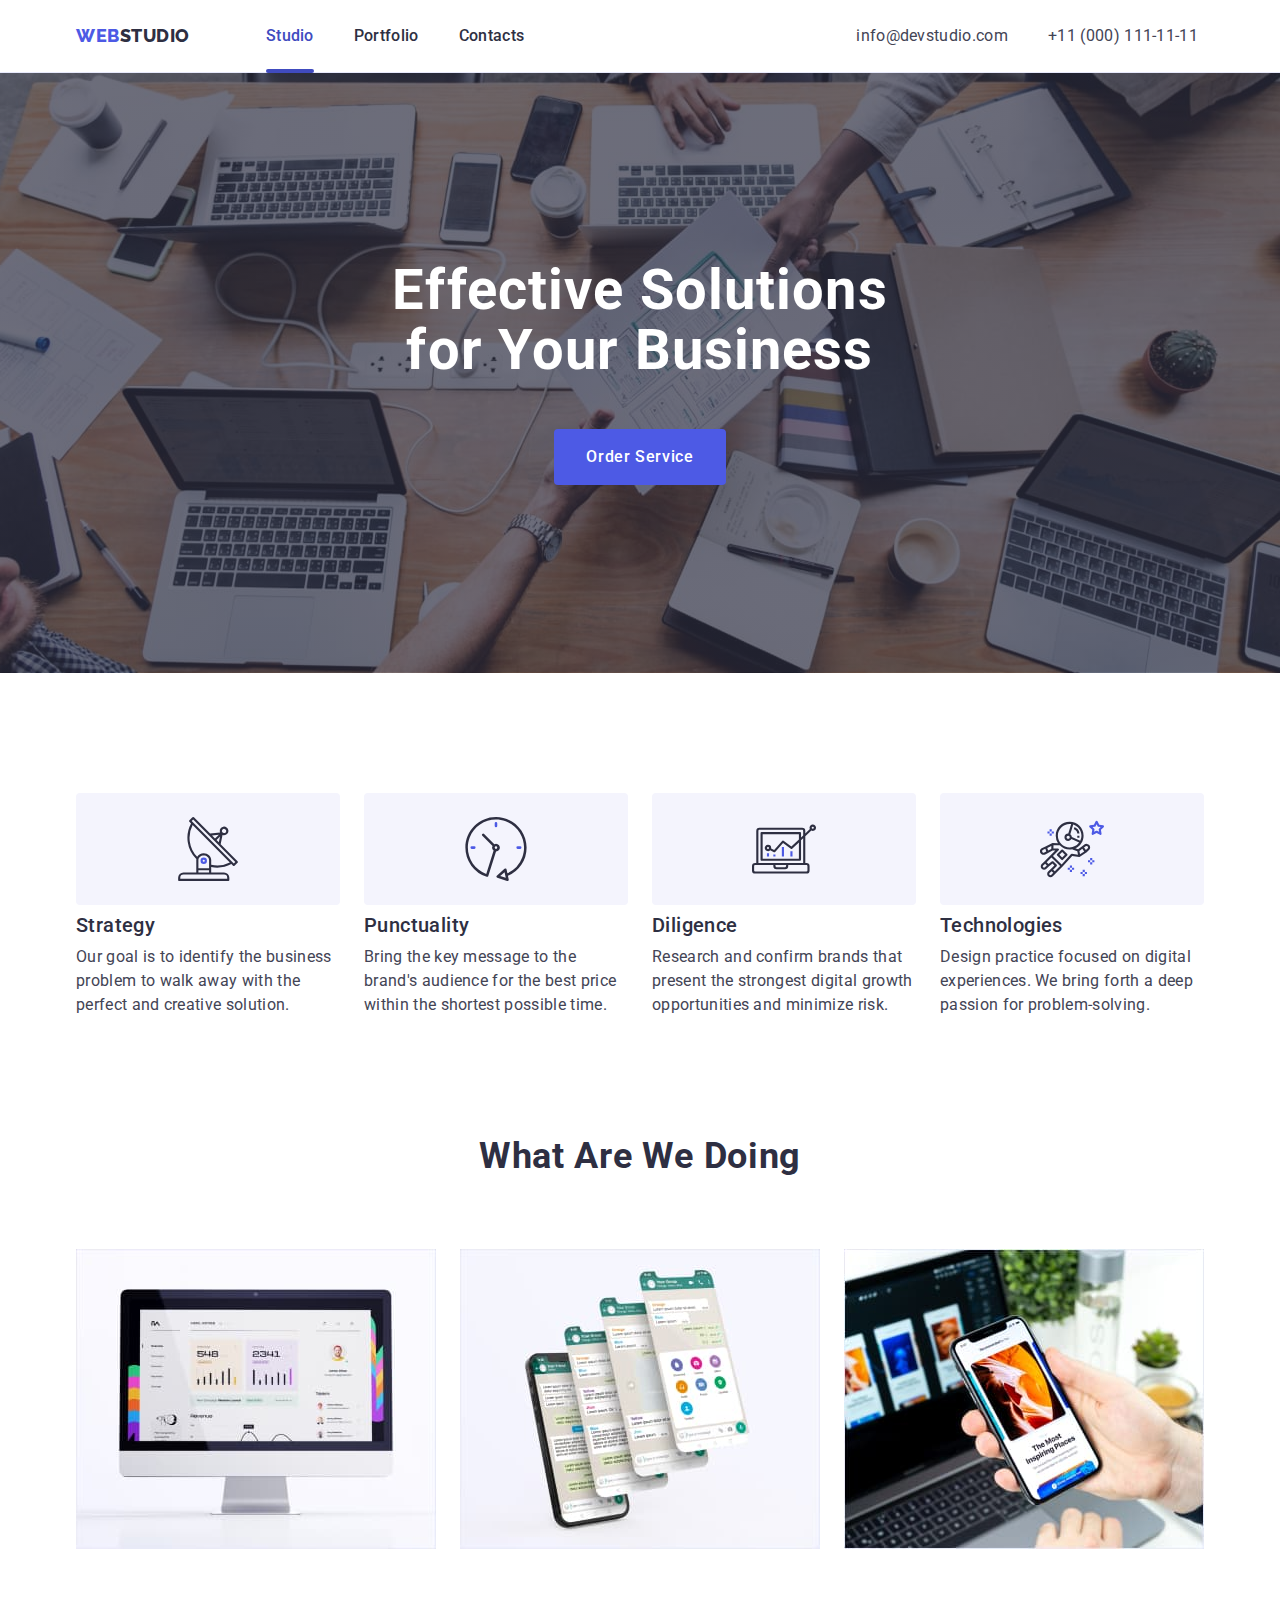
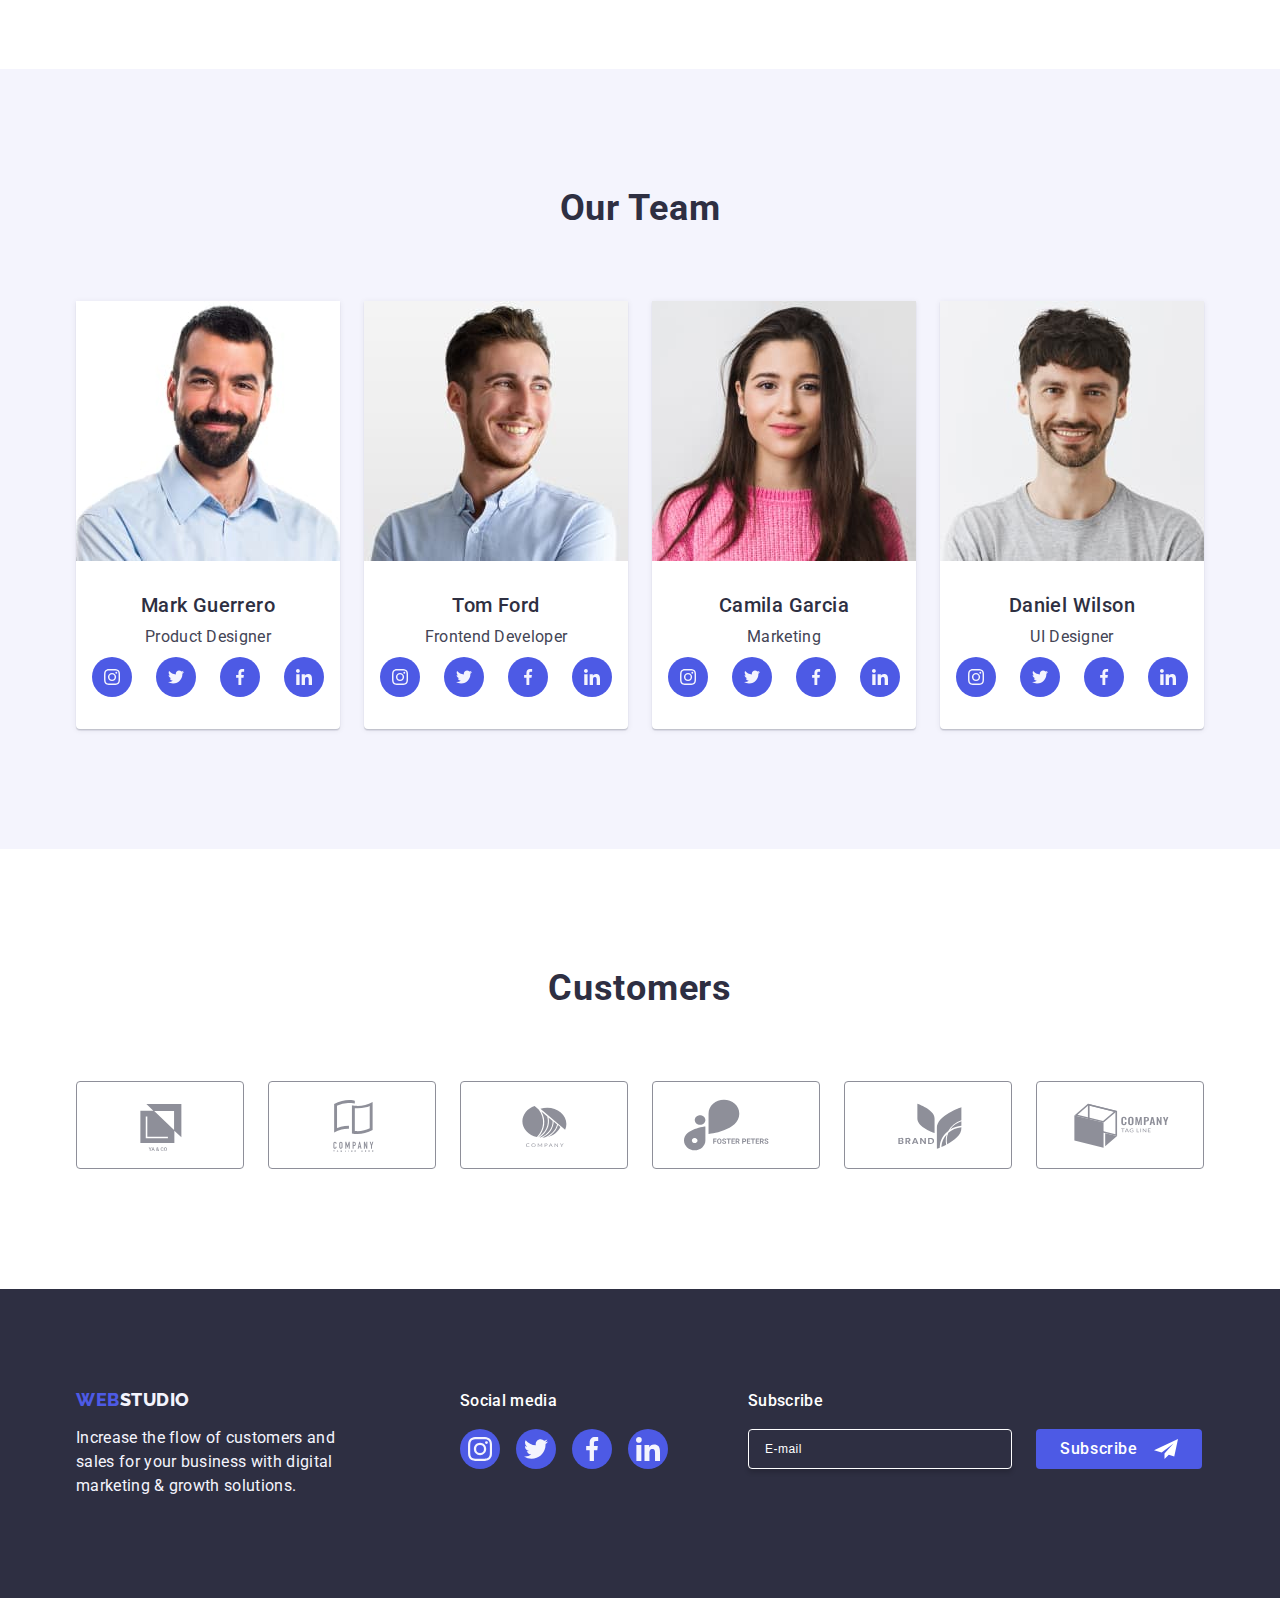
<file: index.html>
<!DOCTYPE html>
<html lang="en">
  <head>
    <meta charset="UTF-8" />
    <meta name="viewport" content="width=device-width, initial-scale=1.0" />
    <title>Main Page</title>

    <link rel="preconnect" href="https://fonts.googleapis.com" />
    <link rel="preconnect" href="https://fonts.gstatic.com" crossorigin />
    <link
      href="https://fonts.googleapis.com/css2?family=Raleway:wght@800&family=Roboto:wght@400;500;700;900&display=swap"
      rel="stylesheet"
    />
    <link
      rel="stylesheet"
      href="https://cdnjs.cloudflare.com/ajax/libs/modern-normalize/2.0.0/modern-normalize.min.css"
      integrity="sha512-4xo8blKMVCiXpTaLzQSLSw3KFOVPWhm/TRtuPVc4WG6kUgjH6J03IBuG7JZPkcWMxJ5huwaBpOpnwYElP/m6wg=="
      crossorigin="anonymous"
      referrerpolicy="no-referrer"
    />
    <link rel="stylesheet" href="./css/style.css" />
  </head>
  <body>
    <header class="header">
      <div class="container container-header">
        <nav class="header-nav">
          <a class="logo link" href="./index.html"
            >Web<span class="logo-studio">Studio</span></a
          >
          <ul class="list flex-nav">
            <li>
              <a
                class="link link-nav flex-nav-li studio-active"
                href="./index.html"
                >Studio</a
              >
            </li>
            <li>
              <a class="link link-nav flex-nav-li" href="./portfolio.html"
                >Portfolio</a
              >
            </li>
            <li><a class="link link-nav flex-nav-li" href="">Contacts</a></li>
          </ul>
        </nav>
        <address class="address">
          <ul class="list flex-nav">
            <li class="flex-address-li">
              <a class="link link-address" href="mailto:info@devstudio.com"
                >info@devstudio.com</a
              >
            </li>
            <li class="flex-address-li">
              <a class="link link-address" href="tel:+110001111111"
                >+11 (000) 111-11-11</a
              >
            </li>
          </ul>
        </address>
      </div>
    </header>

    <main>
      <section class="section background">
        <div class="container">
          <h1 class="header-one">Effective Solutions for Your Business</h1>

          <button type="button" data-modal-open class="filter-button-main">
            Order Service
          </button>
        </div>
      </section>
      <section class="section">
        <div class="container">
          <h2 class="visually-hidden">Our values</h2>
          <ul class="list our-values-flex">
            <li class="our-values-flex-li">
              <div class="values-icon">
                <svg width="64" height="64">
                  <use href="./images/icons.svg#icon-antenna"></use>
                </svg>
              </div>
              <h3 class="header-three">Strategy</h3>
              <p class="description">
                Our goal is to identify the business problem to walk away with
                the perfect and creative solution.
              </p>
            </li>
            <li class="our-values-flex-li">
              <div class="values-icon">
                <svg width="64" height="64">
                  <use href="./images/icons.svg#icon-clock"></use>
                </svg>
              </div>
              <h3 class="header-three">Punctuality</h3>
              <p class="description">
                Bring the key message to the brand's audience for the best price
                within the shortest possible time.
              </p>
            </li>
            <li class="our-values-flex-li">
              <div class="values-icon">
                <svg width="64" height="64">
                  <use href="./images/icons.svg#icon-diagram"></use>
                </svg>
              </div>
              <h3 class="header-three">Diligence</h3>
              <p class="description">
                Research and confirm brands that present the strongest digital
                growth opportunities and minimize risk.
              </p>
            </li>
            <li class="our-values-flex-li">
              <div class="values-icon">
                <svg width="64" height="64">
                  <use href="./images/icons.svg#icon-astronaut"></use>
                </svg>
              </div>
              <h3 class="header-three">Technologies</h3>
              <p class="description">
                Design practice focused on digital experiences. We bring forth a
                deep passion for problem-solving.
              </p>
            </li>
          </ul>
        </div>
      </section>
      <section class="section section-doing">
        <div class="container">
          <h2 class="header-two">What are we doing</h2>
          <ul class="list our-values-flex">
            <li class="doing-flex-li">
              <img
                src="./images/img1.jpg"
                alt="old imac"
                width="360"
                height="300"
              />
            </li>
            <li class="doing-flex-li">
              <img
                src="./images/img2.jpg"
                alt="smartphone"
                width="360"
                height="300"
              />
            </li>
            <li class="doing-flex-li">
              <img
                src="./images/img3.jpg"
                alt="smartphone in hand"
                width="360"
                height="300"
              />
            </li>
          </ul>
        </div>
      </section>

      <section class="section background-cloud">
        <div class="container">
          <h2 class="header-two">Our Team</h2>
          <ul class="list our-values-flex">
            <li class="background-li team-flex-li">
              <img
                src="./images/imgmark.jpg"
                alt="man in a blue shirt with short stubble"
                width="264"
                height="260"
              />
              <div class="team-text">
                <h3 class="header-three">Mark Guerrero</h3>
                <p class="description">Product Designer</p>
                <ul class="list social-media-team-flex">
                  <li class="social-media-team-flex-li">
                    <a class="link link-social-media" href="">
                      <svg class="social-media-svg" width="16" height="16">
                        <use href="./images/icons.svg#icon-instagram"></use>
                      </svg>
                    </a>
                  </li>
                  <li class="social-media-team-flex-li">
                    <a class="link link-social-media" href="">
                      <svg class="social-media-svg" width="16" height="16">
                        <use href="./images/icons.svg#icon-twitter"></use>
                      </svg>
                    </a>
                  </li>
                  <li class="social-media-team-flex-li">
                    <a class="link link-social-media" href="">
                      <svg class="social-media-svg" width="16" height="16">
                        <use href="./images/icons.svg#icon-facebook"></use>
                      </svg>
                    </a>
                  </li>
                  <li class="social-media-team-flex-li">
                    <a class="link link-social-media" href="">
                      <svg class="social-media-svg" width="16" height="16">
                        <use href="./images/icons.svg#icon-linkedin"></use>
                      </svg>
                    </a>
                  </li>
                </ul>
              </div>
            </li>
            <li class="background-li team-flex-li">
              <img
                src="./images/imgtom.jpg"
                alt="broadly smiling man in blue shirt"
                width="264"
                height="260"
              />
              <div class="team-text">
                <h3 class="header-three">Tom Ford</h3>
                <p class="description">Frontend Developer</p>
                <ul class="list social-media-team-flex">
                  <li class="social-media-team-flex-li">
                    <a class="link link-social-media" href="">
                      <svg class="social-media-svg" width="16" height="16">
                        <use href="./images/icons.svg#icon-instagram"></use>
                      </svg>
                    </a>
                  </li>
                  <li class="social-media-team-flex-li">
                    <a class="link link-social-media" href="">
                      <svg class="social-media-svg" width="16" height="16">
                        <use href="./images/icons.svg#icon-twitter"></use>
                      </svg>
                    </a>
                  </li>
                  <li class="social-media-team-flex-li">
                    <a class="link link-social-media" href="">
                      <svg class="social-media-svg" width="16" height="16">
                        <use href="./images/icons.svg#icon-facebook"></use>
                      </svg>
                    </a>
                  </li>
                  <li class="social-media-team-flex-li">
                    <a class="link link-social-media" href="">
                      <svg class="social-media-svg" width="16" height="16">
                        <use href="./images/icons.svg#icon-linkedin"></use>
                      </svg>
                    </a>
                  </li>
                </ul>
              </div>
            </li>
            <li class="background-li team-flex-li">
              <img
                src="./images/imgcamila.jpg"
                alt="woman in a pink sweater with long brown hair"
                width="264"
                height="260"
              />
              <div class="team-text">
                <h3 class="header-three">Camila Garcia</h3>
                <p class="description">Marketing</p>
                <ul class="list social-media-team-flex">
                  <li class="social-media-team-flex-li">
                    <a class="link link-social-media" href="">
                      <svg class="social-media-svg" width="16" height="16">
                        <use href="./images/icons.svg#icon-instagram"></use>
                      </svg>
                    </a>
                  </li>
                  <li class="social-media-team-flex-li">
                    <a class="link link-social-media" href="">
                      <svg class="social-media-svg" width="16" height="16">
                        <use href="./images/icons.svg#icon-twitter"></use>
                      </svg>
                    </a>
                  </li>
                  <li class="social-media-team-flex-li">
                    <a class="link link-social-media" href="">
                      <svg class="social-media-svg" width="16" height="16">
                        <use href="./images/icons.svg#icon-facebook"></use>
                      </svg>
                    </a>
                  </li>
                  <li class="social-media-team-flex-li">
                    <a class="link link-social-media" href="">
                      <svg class="social-media-svg" width="16" height="16">
                        <use href="./images/icons.svg#icon-linkedin"></use>
                      </svg>
                    </a>
                  </li>
                </ul>
              </div>
            </li>
            <li class="background-li team-flex-li">
              <img
                src="./images/imgdaniel.jpg"
                alt="man in a gray t-shirt"
                width="264"
                height="260"
              />
              <div class="team-text">
                <h3 class="header-three">Daniel Wilson</h3>
                <p class="description">UI Designer</p>
                <ul class="list social-media-team-flex">
                  <li class="social-media-team-flex-li">
                    <a class="link link-social-media" href="">
                      <svg class="social-media-svg" width="16" height="16">
                        <use href="./images/icons.svg#icon-instagram"></use>
                      </svg>
                    </a>
                  </li>
                  <li class="social-media-team-flex-li">
                    <a class="link link-social-media" href="">
                      <svg class="social-media-svg" width="16" height="16">
                        <use href="./images/icons.svg#icon-twitter"></use>
                      </svg>
                    </a>
                  </li>
                  <li class="social-media-team-flex-li">
                    <a class="link link-social-media" href="">
                      <svg class="social-media-svg" width="16" height="16">
                        <use href="./images/icons.svg#icon-facebook"></use>
                      </svg>
                    </a>
                  </li>
                  <li class="social-media-team-flex-li">
                    <a class="link link-social-media" href="">
                      <svg class="social-media-svg" width="16" height="16">
                        <use href="./images/icons.svg#icon-linkedin"></use>
                      </svg>
                    </a>
                  </li>
                </ul>
              </div>
            </li>
          </ul>
        </div>
      </section>
      <section class="section">
        <div class="container">
          <h2 class="header-two">Customers</h2>
          <ul class="list our-values-flex">
            <li class="customers-flex-li">
              <a class="link link-customers" href="">
                <svg class="customers-icon" width="104" height="56">
                  <use href="./images/icons.svg#icon-logo-yaco"></use>
                </svg>
              </a>
            </li>
            <li class="customers-flex-li">
              <a class="link link-customers" href="">
                <svg class="customers-icon" width="104" height="56">
                  <use href="./images/icons.svg#icon-logo-tagline-here"></use>
                </svg>
              </a>
            </li>
            <li class="customers-flex-li">
              <a class="link link-customers" href="">
                <svg class="customers-icon" width="104" height="56">
                  <use href="./images/icons.svg#icon-logo-company"></use>
                </svg>
              </a>
            </li>
            <li class="customers-flex-li">
              <a class="link link-customers" href="">
                <svg class="customers-icon" width="104" height="56">
                  <use href="./images/icons.svg#icon-logo-foster-peters"></use>
                </svg>
              </a>
            </li>
            <li class="customers-flex-li">
              <a class="link link-customers" href="">
                <svg class="customers-icon" width="104" height="56">
                  <use href="./images/icons.svg#icon-logo-brand"></use>
                </svg>
              </a>
            </li>
            <li class="customers-flex-li">
              <a class="link link-customers" href="">
                <svg class="customers-icon" width="104" height="56">
                  <use href="./images/icons.svg#icon-logo-tagline"></use>
                </svg>
              </a>
            </li>
          </ul>
        </div>
      </section>
    </main>

    <footer class="background-footer">
      <div class="container container-footer">
        <div class="footer-logo-p">
          <a class="logo link link-footer" href="./index.html"
            >Web<span class="logo-studio-footer">Studio</span></a
          >
          <p class="footer">
            Increase the flow of customers and sales for your business with
            digital marketing & growth solutions.
          </p>
        </div>
        <div class="footer-social-media">
          <p class="social-media-footer">Social media</p>
          <ul class="list list-footer-flex">
            <li class="list-footer-flex-li">
              <a class="footer-social-media-link" href="">
                <svg class="social-media-svg" width="24" height="24">
                  <use href="./images/icons.svg#icon-instagram"></use>
                </svg>
              </a>
            </li>
            <li class="list-footer-flex-li">
              <a class="footer-social-media-link" href="">
                <svg class="social-media-svg" width="24" height="24">
                  <use href="./images/icons.svg#icon-twitter"></use>
                </svg>
              </a>
            </li>
            <li class="list-footer-flex-li">
              <a class="footer-social-media-link" href="">
                <svg class="social-media-svg" width="24" height="24">
                  <use href="./images/icons.svg#icon-facebook"></use>
                </svg>
              </a>
            </li>
            <li class="list-footer-flex-li">
              <a class="footer-social-media-link" href="">
                <svg class="social-media-svg" width="24" height="24">
                  <use href="./images/icons.svg#icon-linkedin"></use>
                </svg>
              </a>
            </li>
          </ul>
        </div>
        <div class="footer-newsletter">
          <p class="social-media-footer">Subscribe</p>
          <form class="footer-form-flex" name="form-newsletter">
            <label class="footer-form-flex-li" for="user-email">
              <input
                class="email-footer"
                type="email"
                name="user-email"
                placeholder="E-mail"
                id="user-email"
                required
            /></label>

            <button type="submit" class="button-footer">
              Subscribe
              <svg class="frame-svg" width="24" height="24">
                <use href="./images/icons.svg#icon-Frame"></use>
              </svg>
            </button>
          </form>
        </div>
      </div>
    </footer>
    <div class="modal is-hidden" data-modal>
      <div class="modal-windows">
        <button type="button" class="modal-windows-close" data-modal-close>
          <svg class="modal-icon" width="8" height="8">
            <use href="./images/icons.svg#icon-close"></use>
          </svg>
        </button>
        <p class="modal-p">Leave your contacts and we will call you back</p>
        <form class="form-contacts" name="form-contacts">
          <div class="form-contacts-div">
            <label class="contacts-label" for="user-name">Name</label>
            <div class="contacts-box">
              <input
                class="contacts-input"
                id="user-name"
                name="user-name"
                type="text"
                required
              />
              <svg class="svg-contacts" width="18" height="24">
                <use href="./images/icons.svg#icon-person-black"></use>
              </svg>
            </div>
          </div>
          <div class="form-contacts-div">
            <label class="contacts-label" for="phone">Phone</label>
            <div class="contacts-box">
              <input
                class="contacts-input"
                id="phone"
                name="phone"
                type="tel"
                required
              />
              <svg class="svg-contacts" width="18" height="24">
                <use href="./images/icons.svg#icon-phone-black"></use>
              </svg>
            </div>
          </div>
          <div class="form-contacts-div">
            <label class="contacts-label" for="email">Email</label>
            <div class="contacts-box">
              <input
                class="contacts-input"
                id="email"
                name="email"
                type="email"
                required
              /><svg class="svg-contacts" width="18" height="24">
                <use href="./images/icons.svg#icon-email-black"></use>
              </svg>
            </div>
          </div>
          <div class="form-contacts-div">
            <label class="contacts-label" for="user-comment">Comment</label>
            <textarea
              class="contacts-textarea"
              name="user-comment"
              id="user-comment"
              rows="15"
              placeholder="Text input"
            ></textarea>
          </div>
          <div class="contancts-agreed">
            <input
              class="contacts-privacy visually-hidden"
              type="checkbox"
              id="user-privacy"
              name="user-privacy"
              value="true"
              required
            />
            <label class="contacts-label" for="user-privacy">
              <span class="check-privacy">
                <svg class="svg-privacy" width="10" height="8">
                  <use href="./images/icons.svg#icon-Vector"></use>
                </svg>
              </span>
              I accept the terms and conditions of the
              <a class="link-privacy" href="">Privacy Policy</a></label
            >
          </div>
          <button type="submit" class="filter-button-main">Send</button>
        </form>
      </div>
    </div>
    <script src="./js/modal.js"></script>
  </body>
</html>
</file>
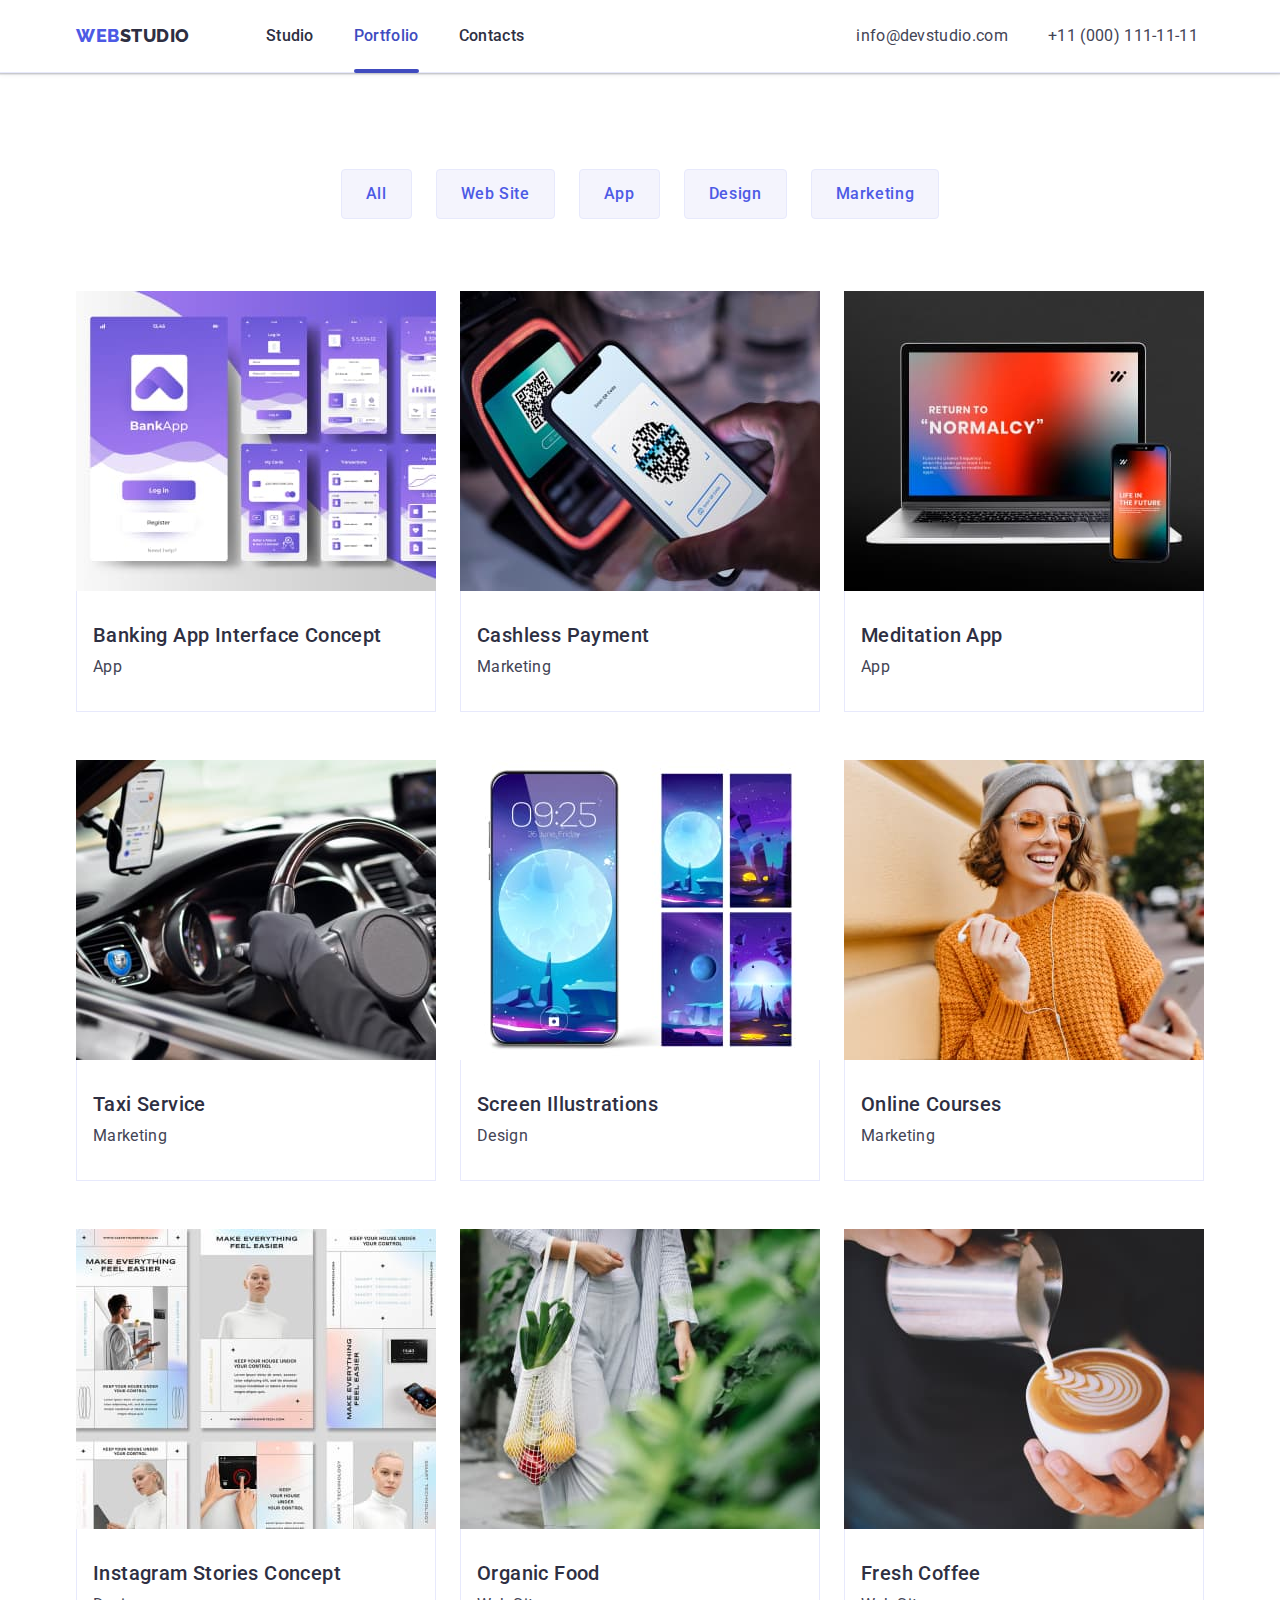
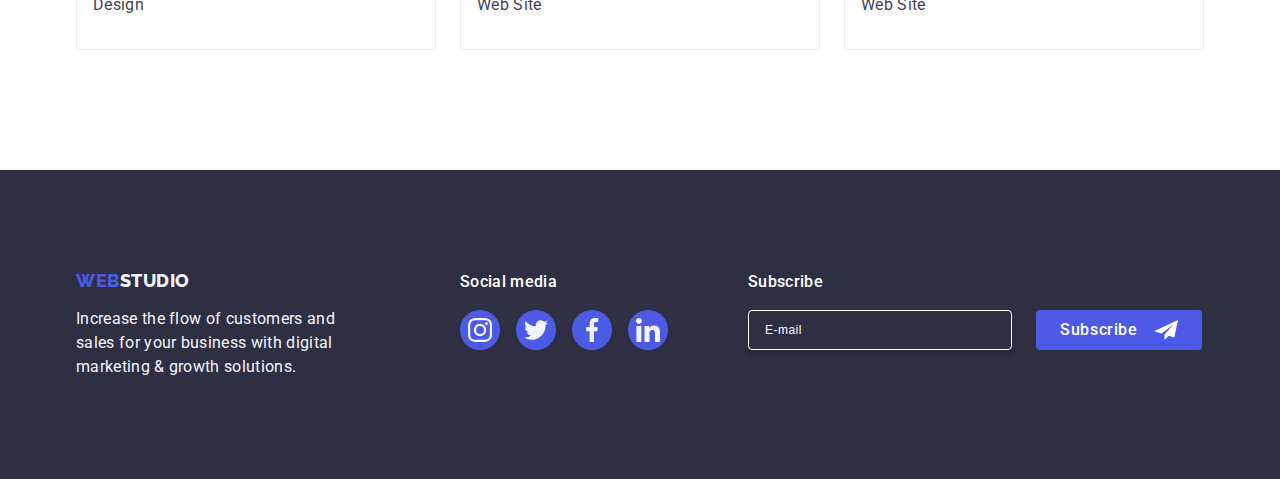
<file: portfolio.html>
<!DOCTYPE html>
<html lang="en">
  <head>
    <meta charset="UTF-8" />
    <meta name="viewport" content="width=device-width, initial-scale=1.0" />
    <title>Portfolio</title>

    <link rel="preconnect" href="https://fonts.googleapis.com" />
    <link rel="preconnect" href="https://fonts.gstatic.com" crossorigin />
    <link
      href="https://fonts.googleapis.com/css2?family=Raleway:wght@800&family=Roboto:wght@400;500;700;900&display=swap"
      rel="stylesheet"
    />
    <link
      rel="stylesheet"
      href="https://cdnjs.cloudflare.com/ajax/libs/modern-normalize/2.0.0/modern-normalize.min.css"
      integrity="sha512-4xo8blKMVCiXpTaLzQSLSw3KFOVPWhm/TRtuPVc4WG6kUgjH6J03IBuG7JZPkcWMxJ5huwaBpOpnwYElP/m6wg=="
      crossorigin="anonymous"
      referrerpolicy="no-referrer"
    />
    <link rel="stylesheet" href="./css/style.css" />
  </head>
  <body>
    <header class="header">
      <div class="container container-header">
        <nav class="header-nav">
          <a class="logo link" href="./index.html"
            >Web<span class="logo-studio">Studio</span></a
          >
          <ul class="list flex-nav">
            <li>
              <a class="link link-nav flex-nav-li" href="./index.html"
                >Studio</a
              >
            </li>
            <li>
              <a
                class="link link-nav flex-nav-li portfolio-active"
                href="./portfolio.html"
                >Portfolio</a
              >
            </li>
            <li><a class="link link-nav flex-nav-li" href="">Contacts</a></li>
          </ul>
        </nav>
        <address class="address">
          <ul class="list flex-nav">
            <li class="flex-address-li">
              <a class="link link-address" href="mailto:info@devstudio.com"
                >info@devstudio.com</a
              >
            </li>
            <li class="flex-address-li">
              <a class="link link-address" href="tel:+110001111111"
                >+11 (000) 111-11-11</a
              >
            </li>
          </ul>
        </address>
      </div>
    </header>

    <main>
      <section class="section section-portfolio">
        <div class="container">
          <h1 class="visually-hidden">Portfolio</h1>

          <ul class="list filter-list button-flex">
            <li class="button-flex-li">
              <button type="button" class="filter-button">All</button>
            </li>
            <li class="button-flex-li">
              <button type="button" class="filter-button">Web Site</button>
            </li>
            <li class="button-flex-li">
              <button type="button" class="filter-button">App</button>
            </li>
            <li class="button-flex-li">
              <button type="button" class="filter-button">Design</button>
            </li>
            <li class="button-flex-li">
              <button type="button" class="filter-button">Marketing</button>
            </li>
          </ul>

          <ul class="list portfolio-flex">
            <li class="portfolio-flex-li">
              <a class="link portfolio-shadow" href="">
                <div class="box">
                  <img
                    src="./images/bankingapp.jpg"
                    alt="banking app interface concept"
                    width="360"
                    height="300"
                  />
                  <p class="box-p">
                    14 Stylish and User-Friendly App Design Concepts · Task
                    Manager App · Calorie Tracker App · Exotic Fruit Ecommerce
                    App · Cloud Storage App
                  </p>
                </div>
                <div class="portfolio-img">
                  <h2 class="header-three">Banking App Interface Concept</h2>
                  <p class="description">App</p>
                </div>
              </a>
            </li>
            <li class="portfolio-flex-li">
              <a class="link portfolio-shadow" href="">
                <div class="box">
                  <img
                    src="./images/cashless.jpg"
                    alt="qr code on smartphone"
                    width="360"
                    height="300"
                  />
                  <p class="box-p">
                    14 Stylish and User-Friendly App Design Concepts · Task
                    Manager App · Calorie Tracker App · Exotic Fruit Ecommerce
                    App · Cloud Storage App
                  </p>
                </div>
                <div class="portfolio-img">
                  <h2 class="header-three">Cashless Payment</h2>
                  <p class="description">Marketing</p>
                </div>
              </a>
            </li>
            <li class="portfolio-flex-li">
              <a class="link portfolio-shadow" href="">
                <div class="box">
                  <img
                    src="./images/meditation.jpg"
                    alt="laptop and smartphone with meditation app"
                    width="360"
                    height="300"
                  />
                  <p class="box-p">
                    14 Stylish and User-Friendly App Design Concepts · Task
                    Manager App · Calorie Tracker App · Exotic Fruit Ecommerce
                    App · Cloud Storage App
                  </p>
                </div>
                <div class="portfolio-img">
                  <h2 class="header-three">Meditation App</h2>
                  <p class="description">App</p>
                </div>
              </a>
            </li>
            <li class="portfolio-flex-li">
              <a class="link portfolio-shadow" href="">
                <div class="box">
                  <img
                    src="./images/taxi.jpg"
                    alt="hands on the steering wheel of the car"
                    width="360"
                    height="300"
                  />
                  <p class="box-p">
                    14 Stylish and User-Friendly App Design Concepts · Task
                    Manager App · Calorie Tracker App · Exotic Fruit Ecommerce
                    App · Cloud Storage App
                  </p>
                </div>
                <div class="portfolio-img">
                  <h2 class="header-three">Taxi Service</h2>
                  <p class="description">Marketing</p>
                </div>
              </a>
            </li>
            <li class="portfolio-flex-li">
              <a class="link portfolio-shadow" href="">
                <div class="box">
                  <img
                    src="./images/screen.jpg"
                    alt="moon on smartphone wallpaper"
                    width="360"
                    height="300"
                  />
                  <p class="box-p">
                    14 Stylish and User-Friendly App Design Concepts · Task
                    Manager App · Calorie Tracker App · Exotic Fruit Ecommerce
                    App · Cloud Storage App
                  </p>
                </div>
                <div class="portfolio-img">
                  <h2 class="header-three">Screen Illustrations</h2>
                  <p class="description">Design</p>
                </div>
              </a>
            </li>
            <li class="portfolio-flex-li">
              <a class="link portfolio-shadow" href="">
                <div class="box">
                  <img
                    src="./images/online.jpg"
                    alt="smiling woman in sunglasses"
                    width="360"
                    height="300"
                  />
                  <p class="box-p">
                    14 Stylish and User-Friendly App Design Concepts · Task
                    Manager App · Calorie Tracker App · Exotic Fruit Ecommerce
                    App · Cloud Storage App
                  </p>
                </div>
                <div class="portfolio-img">
                  <h2 class="header-three">Online Courses</h2>
                  <p class="description">Marketing</p>
                </div>
              </a>
            </li>
            <li class="portfolio-flex-li">
              <a class="link portfolio-shadow" href="">
                <div class="box">
                  <img
                    src="./images/instagram.jpg"
                    alt="instagram stories concept"
                    width="360"
                    height="300"
                  />
                  <p class="box-p">
                    14 Stylish and User-Friendly App Design Concepts · Task
                    Manager App · Calorie Tracker App · Exotic Fruit Ecommerce
                    App · Cloud Storage App
                  </p>
                </div>
                <div class="portfolio-img">
                  <h2 class="header-three">Instagram Stories Concept</h2>
                  <p class="description">Design</p>
                </div>
              </a>
            </li>
            <li class="portfolio-flex-li">
              <a class="link portfolio-shadow" href="">
                <div class="box">
                  <img
                    src="./images/organic.jpg"
                    alt="vegetables in a grid"
                    width="360"
                    height="300"
                  />
                  <p class="box-p">
                    14 Stylish and User-Friendly App Design Concepts · Task
                    Manager App · Calorie Tracker App · Exotic Fruit Ecommerce
                    App · Cloud Storage App
                  </p>
                </div>
                <div class="portfolio-img">
                  <h2 class="header-three">Organic Food</h2>
                  <p class="description">Web Site</p>
                </div>
              </a>
            </li>
            <li class="portfolio-flex-li">
              <a class="link portfolio-shadow" href="">
                <div class="box">
                  <img
                    src="./images/coffee.jpg"
                    alt="coffee in hand"
                    width="360"
                    height="300"
                  />
                  <p class="box-p">
                    14 Stylish and User-Friendly App Design Concepts · Task
                    Manager App · Calorie Tracker App · Exotic Fruit Ecommerce
                    App · Cloud Storage App
                  </p>
                </div>
                <div class="portfolio-img">
                  <h2 class="header-three">Fresh Coffee</h2>
                  <p class="description">Web Site</p>
                </div>
              </a>
            </li>
          </ul>
        </div>
      </section>
    </main>

    <footer class="background-footer">
      <div class="container container-footer">
        <div class="footer-logo-p">
          <a class="logo link link-footer" href="./index.html"
            >Web<span class="logo-studio-footer">Studio</span></a
          >
          <p class="footer">
            Increase the flow of customers and sales for your business with
            digital marketing & growth solutions.
          </p>
        </div>
        <div class="footer-social-media">
          <p class="social-media-footer">Social media</p>
          <ul class="list list-footer-flex">
            <li class="list-footer-flex-li">
              <a class="footer-social-media-link" href="">
                <svg class="social-media-svg" width="24" height="24">
                  <use href="./images/icons.svg#icon-instagram"></use>
                </svg>
              </a>
            </li>
            <li class="list-footer-flex-li">
              <a class="footer-social-media-link" href="">
                <svg class="social-media-svg" width="24" height="24">
                  <use href="./images/icons.svg#icon-twitter"></use>
                </svg>
              </a>
            </li>
            <li class="list-footer-flex-li">
              <a class="footer-social-media-link" href="">
                <svg class="social-media-svg" width="24" height="24">
                  <use href="./images/icons.svg#icon-facebook"></use>
                </svg>
              </a>
            </li>
            <li class="list-footer-flex-li">
              <a class="footer-social-media-link" href="">
                <svg class="social-media-svg" width="24" height="24">
                  <use href="./images/icons.svg#icon-linkedin"></use>
                </svg>
              </a>
            </li>
          </ul>
        </div>
        <div class="footer-newsletter">
          <p class="social-media-footer">Subscribe</p>
          <form class="footer-form-flex" name="form-newsletter">
            <label class="footer-form-flex-li" for="user-email">
              <input
                class="email-footer"
                type="email"
                name="user-email"
                placeholder="E-mail"
                id="user-email"
                required
            /></label>

            <button type="submit" class="button-footer">
              Subscribe
              <svg class="frame-svg" width="24" height="24">
                <use href="./images/icons.svg#icon-Frame"></use>
              </svg>
            </button>
          </form>
        </div>
      </div>
    </footer>
    <script src="./js/modal.js"></script>
  </body>
</html>
</file>
<file: css/style.css>
:root {
  --primary-brand-color: #4d5ae5;
  --pressed-state-color: #404bbf;
  --dark-color: #2e2f42;
  --success-color: #31d0aa;
  --text-color: #434455;
  --subtle-text-color: #8e8f99;
  --accent-color: #e7e9fc;
  --light-color: #f4f4fd;
  --modal-overlay-color: #2e2f42;
  --hero-background-color: #2e2f42;
  --white-background-color: #ffffff;
  --modal-background-color: #fcfcfc;
}

body {
  font-family: "Roboto", sans-serif;
  color: var(--text-color);
  background-color: var(--white-background-color);
}



h1 {
  margin-bottom: 48px;
  max-width: 496px;
}

.header-one {
  color: var(--white-background-color);
  font-size: 56px;
  font-weight: 700;
  line-height: 1.07;
  letter-spacing: 0.02em;
  text-align: center;
  display: block;
  margin: 0 auto;
  max-width: 496px;
  padding-bottom: 48px;
}

.header-three {
  color: var(--dark-color);
  font-size: 20px;
  font-weight: 500;
  line-height: 1.2;
  letter-spacing: 0.02em;
  margin-bottom: 8px;
}

.description {
  color: var(--text-color);
  font-size: 16px;
  line-height: 1.5;
  letter-spacing: 0.02em;
}

.header-two {
  color: var(--modal-overlay-color);
  font-size: 36px;
  font-weight: 700;
  text-transform: capitalize;
  line-height: 1.11;
  letter-spacing: 0.02em;
  text-align: center;
  margin-bottom: 72px;
}

.background-cloud {
  background-color: var(--light-color);
}

.list {
  list-style: none;
}
.link {
  color: var(--dark-color);
  text-decoration: none;
}
.logo {
  font-family: "Raleway", sans-serif;
  font-weight: 800;
  font-size: 18px;
  line-height: 1.17;
  letter-spacing: 0.03em;
  text-transform: uppercase;
  color: var(--primary-brand-color);
  text-decoration: none;
  margin-right: 76px;
}

.logo-studio {
  color: var(--dark-color);
}

.link:hover,
.link:focus {
  color: var(--pressed-state-color);
}

.link-nav {
  color: var(--dark-color);
  font-size: 16px;
  font-weight: 500;
  line-height: 1.5;
  letter-spacing: 0.02em;
  text-decoration: none;
  transition: color 250ms cubic-bezier(0.4, 0, 0.2, 1);
}

.link-address {
  color: var(--text-color)
  font-size: 16px;
  line-height: 1.5;
  letter-spacing: 0.02em;
  text-decoration: none;
  transition: color 250ms cubic-bezier(0.4, 0, 0.2, 1);
}

.filter-list {
  font-size: 16px;
  font-weight: 500;
  line-height: 24px;
  letter-spacing: 0.04em;
}

.filter-button-main {
  color: var(--white-background-color);
  background-color: var(--primary-brand-color);
  font-family: inherit;
  cursor: pointer;
  font-weight: 500;
  font-size: 16px;
  line-height: 1.5;
  letter-spacing: 0.04em;
  padding: 16px 32px;
  border-radius: 4px;
  display: block;
  margin: 0 auto;
  min-width: 169px;
  height: 56px;
  border: none;
  transition: background-color 250ms cubic-bezier(0.4, 0, 0.2, 1);
}

.filter-button {
  color: var(--primary-brand-color);
  background-color: var(--light-color);
  font-family: inherit;
  cursor: pointer;
  font-weight: 500;
  font-size: 16px;
  line-height: 1.5;
  letter-spacing: 0.04em;
  padding: 12px 24px;
  border-radius: 4px;
  border: 1px var(--accent-color) solid;
  transition: color 250ms cubic-bezier(0.4, 0, 0.2, 1), background-color 250ms cubic-bezier(0.4, 0, 0.2, 1), border-color 250ms cubic-bezier(0.4, 0, 0.2, 1), box-shadow 250ms cubic-bezier(0.4, 0, 0.2, 1);
}

.filter-button-main:hover,
.filter-button-main:focus {
  background-color: var(--pressed-state-color);
}

.filter-button:hover,
.filter-button:focus {
  color: var(--white-background-color);
  background-color: var(--pressed-state-color);
  border: 1px solid transparent;
}

.portfolio-shadow {
  display: block;
  transition: box-shadow 250ms cubic-bezier(0.4, 0, 0.2, 1);
}

.portfolio-shadow:hover,
.portfolio-shadow:focus {
  box-shadow: 0px 1px 6px rgba(46, 47, 66, 0.08), 0px 1px 1px rgba(46, 47, 66, 0.16), 0px 2px 1px rgba(46, 47, 66, 0.08);
}

.address {
  font-style: normal;
  margin-left: 332px;
  padding: 24px 0;
}

.footer {
  color: var(--light-color);
  font-size: 16px;
  line-height: 1.5;
  letter-spacing: 0.02em;
  width: 264px;
}

.background-footer {
  background-color: var(--dark-color);
  padding: 100px 0;
}

.logo-studio-footer {
  color: var(--light-color);
}

.link-footer {
display: inline-block;
margin-bottom: 16px;
}

.background-li {
  background-color: var(--white-background-color);
}

.visually-hidden {
  position: absolute;
  width: 1px;
  height: 1px;
  margin: -1px;
  border: 0;
  padding: 0;
  white-space: nowrap;
  clip-path: inset(100%);
  clip: rect(0 0 0 0);
  overflow: hidden;
}

.container {
  width: 1158px;
  padding: 0 15px;
  margin: 0 auto;
}

.section {
  padding-block: 120px;
}

.section-doing {
  padding-top: 0;
}

.background {
  background-image: linear-gradient(rgba(46, 47, 66, 0.7), rgba(46, 47, 66, 0.7)), url(../images/people-office.jpg);
  max-width: 1440px;
  margin: 0 auto;
  background-repeat: no-repeat;
  background-position: center;
  background-size: cover;
  padding: 188px 0;
}

.header {
  border-bottom: 1px solid var(--accent-color);
  box-shadow: 0px 2px 1px rgba(46, 47, 66, 0.08), 0px 1px 1px rgba(46, 47, 66, 0.16), 0px 1px 6px rgba(46, 47, 66, 0.08);
}

.container-header {
  display: flex;
  flex-wrap: wrap;
  margin: 0 auto;
  padding: 0 15px;
}

.header-nav {
  display: flex;
  align-items: center;
}

.flex-nav {
  display: flex;
  flex-wrap: wrap;
  gap: 40px;
}

.flex-nav-li {
  display: inline-block; 
  flex-basis: calc(100% - 80px) / 3;
  padding: 24px 0;
}

.flex-address-li {
  flex-basis: calc(100% - 40px) / 2;
}

.button-flex {
  display: flex;
  flex-wrap: wrap;
  justify-content: center;
  gap: 24px;
  margin-bottom: 72px;
}

.button-flex-li {
  flex-basis: calc(100% - 96px) / 4;
}

.filter-button:hover,
.filter-button:focus {
  box-shadow: 0px 3px 1px rgba(0, 0, 0, 0.1), 0px 2px 1px rgba(0, 0, 0, 0.08), 0px 2px 2px rgba(0, 0, 0, 0.12);
}

.section-portfolio {
  padding-top: 96px; padding-bottom: 120px;
}

.portfolio-flex {
  display: flex;
  flex-wrap: wrap;
  gap: 24px;
  row-gap: 48px;
}

.portfolio-flex-li {
  flex-basis: calc(100% - 48px) / 3;
}

.portfolio-img {
  padding: 32px 16px;
  border-right: 1px var(--accent-color) solid;
  border-bottom: 1px var(--accent-color) solid;
  border-left: 1px var(--accent-color) solid;
}

.our-values-flex {
  display: flex;
  gap: 24px;
}

.our-values-flex-li {
  flex-basis: calc((100% - 72px) / 4);
}

.doing-flex-li {
  flex-basis: calc(100% - 48px) / 2;
}

.team-flex-li {
  flex-basis: calc(100% - 72px) / 4;
  box-shadow: 0px 1px 6px rgba(46, 47, 66, 0.08), 0px 1px 1px rgba(46, 47, 66, 0.16), 0px 2px 1px rgba(46, 47, 66, 0.08);
  border-radius: 0px 0px 4px 4px;
}

.customers-flex-li {
  flex-basis: calc(100% - 120px) / 6;
  height: 88px;
}

.social-media-team-flex {
  display: flex;
  gap: 24px;
  justify-content: center;
  margin-top: 8px;
}

.social-media-team-flex-li {
  flex-basis: calc(100% - 72px) / 4;
}

.social-media-svg {
  fill: var(--light-color);
}

.team-text {
  padding: 32px 0px;
  text-align: center;
}

.values-icon {
  display: flex;
  align-items: center;
  justify-content: center;
  height: 112px;
  background-color: var(--light-color);
  border-radius: 4px;
  margin-bottom: 8px;
}

.link-social-media {
  width: 40px;
  height: 40px;
  background-color: var(--primary-brand-color);
  border-radius: 50%;
  display: flex;
  align-items: center;
  justify-content: center;
  transition: background-color 250ms cubic-bezier(0.4, 0, 0.2, 1);
}

.link-social-media:hover,
.link-social-media:focus {
  background-color: var(--pressed-state-color);
}

.link-customers {
  width: 168px;
  height: 88px;
  border: 1px var(--subtle-text-color) solid;
  border-radius: 4px;
  display: flex;
  align-items: center;
  justify-content: center;
  color: var(--subtle-text-color);
  transition: border-color 250ms cubic-bezier(0.4, 0, 0.2, 1), color 250ms cubic-bezier(0.4, 0, 0.2, 1);
}

.link-customers:hover,
.link-customers:focus {
  border-color: var(--pressed-state-color);
  color: var(--pressed-state-color);
}

.customers-icon {
  fill: currentColor;
}

.container-footer {
  display: flex;
  align-items: baseline;
}

.footer-logo-p {
  margin-right: 120px;
}

.footer-social-media {
  margin-right: 80px;
}

.button-footer {
  display: flex;
  justify-content: center;
  align-items: center;
  min-width: 165px;
  height: 40px;
  padding: 8px 24px;
  color: var(--white-background-color);
  background-color: var(--primary-brand-color);
  border: none;
  font-family: inherit;
  cursor: pointer;
  font-weight: 500;
  font-size: 16px;
  line-height: 1.5;
  letter-spacing: 0.04em;
  border-radius: 4px;
  margin: 0 auto;
  transition: background-color 250ms cubic-bezier(0.4, 0, 0.2, 1);
}

.button-footer:hover,
.button-footer:focus {
  background-color: var(--pressed-state-color);
}

.frame-svg {
  fill: currentColor;
  margin-left: 16px;
}

.footer-newsletter {
  display: block;
}

.social-media-footer{
  display: block;
  margin-bottom: 16px;
  font-weight: 500;
  font-size: 16px;
  line-height: 1.5;
  letter-spacing: 0.02em;
  color: var(--white-background-color);
}

.list-footer-flex {
  display: flex;
  gap: 16px;
}

.list-footer-flex-li {
  flex-basis: calc(100% - 48px) / 4;
  height: 40px;
  width: 40px;
}

.footer-form-flex {
  display: flex;
  flex-direction: row;
  justify-content: start;
  align-items: center;
  gap: 24px;
}

.footer-form-flex-li {
  flex-basis: calc(100% - 24px) / 2;
}

.email-footer {
  display: flex;
  width: 264px;
  height: 40px;
  gap: 24px;
  padding: 8px 16px;
  font-size: 12px;
  line-height: 1.5; 
  letter-spacing: 0.04em;
  color: var(--white-background-color);
  border-radius: 4px;
  outline: transparent;
  border: 1px solid var(--white-background-color);
  box-shadow: 0px 4px 4px 0px rgba(0, 0, 0, 0.15);
  background-color: transparent;
}

.email-footer::placeholder {
  color: var(--white-background-color);
}


.footer-social-media-link {
  width: 100%;
  height: 100%;
  background-color: var(--primary-brand-color);
  border-radius: 50%;
  display: flex;
  align-items: center;
  justify-content: center;
  transition: background-color 250ms cubic-bezier(0.4, 0, 0.2, 1);
}

.footer-social-media-link:hover,
.footer-social-media-link:focus {
  background-color: var(--success-color);
}

.modal-p {
  color: var(--dark-color);
  text-align: center;
  font-size: 16px;
  font-style: normal;
  font-weight: 500;
  line-height: 1.5;
  letter-spacing: 0.02em;
  margin-bottom: 16px;
}

.form-contacts {
  display: flex;
  flex-direction: column;
  justify-content: center;
  align-items: center;
}

.form-contacts-div {
  display: flex;
  flex-direction: column;
  width: 100%;
  margin-bottom: 8px;
}

.form-contacts-div:nth-of-type(4) {
  margin-bottom: 16px;
}

.contacts-label {
  display: block;
  margin-bottom: 4px;
  font-size: 12px;
  line-height: 1.17;
  letter-spacing: 0.04em;
  color: var(--subtle-text-color);
}

.contacts-box {
  position: relative;
  display: flex;
  align-items: center;
}

.contacts-input {
  width: 100%;
  height: 40px;
  padding-left: 38px; 
  color: var(--dark-color);
  background-color: transparent; 
  border: 1px solid rgba(46, 47, 66, 0.4); 
  border-radius: 4px; 
  outline: transparent; 
  transition-property: border-color;
  transition-duration: 250ms;
  transition-timing-function: cubic-bezier(0.4, 0, 0.2, 1);
  -moz-appearance: none;
  -webkit-appearance: none;
  appearance: none;
}

.contacts-input:hover,
.contacts-input:focus,
.contacts-input:active {
  border-color: var(--primary-brand-color);
}

.svg-contacts {
  position: absolute;
  left: 16px;
  top: 50%;
  width: 18px;
  height: 24px;
  fill: var(--dark-color);
  transform: translateY(-50%);
  transition-property: fill;
  transition-duration: 250ms;
  transition-timing-function: cubic-bezier(0.4, 0, 0.2, 1);
}

.contacts-input:hover + .svg-contacts,
.contacts-input:focus + .svg-contacts,
.contacts-input:active + .svg-contacts {
    fill: var(--primary-brand-color);
}

.contacts-textarea {
  height: 120px;
  resize: none;
  padding: 8px 16px;
  font-size: 12px;
  line-height: 1.17;
  letter-spacing: 0.04em;
  color: rgba(46, 47, 66, 0.4);
  background-color: transparent; 
  border: 1px solid rgba(46, 47, 66, 0.4); 
  border-radius: 4px; 
  outline: transparent; 
  transition-property: border-color;
  transition-duration: 250ms;
  transition-timing-function: cubic-bezier(0.4, 0, 0.2, 1);
}

.contacts-textarea:hover,
.contacts-textarea:focus,
.contacts-textarea:active {
    border-color: var(--primary-brand-color);
}
.contacts-textarea::placeholder {
    color: rgba(46, 47, 66, 0.40);
}

.contancts-agreed {
  position: relative;
  display: flex;
  flex-direction: row;
  justify-content: start;
  align-items: center;
  width: 100%;
  margin-bottom: 24px;
}

.contacts-privacy:checked + .contacts-label span {
  background-color: var(--pressed-state-color);
  border: none;
  fill: var(--light-color);
}

.check-privacy {
  display: inline-flex;
  justify-content: center;
  align-items: center;
  width: 16px;
  height: 16px;
  margin-right: 8px;
  border: 1px solid rgba(46, 47, 66, 0.4);
  border-radius: 2px;
  fill: transparent;
  transition-property: background-color, border, fill;
  transition-duration: 250ms;
  transition-timing-function: cubic-bezier(0.4, 0, 0.2, 1);
}

.svg-privacy {
  
}

.link-privacy {
  color: var(--primary-brand-color);
}

.modal {
  position: fixed;
  top: 0;
  left: 0;
  width: 100%;
  height: 100%;
  background-color: rgba(46, 47, 66, 0.40);
  transition: opacity 250ms cubic-bezier(0.4, 0, 0.2, 1),
  visibility 250ms cubic-bezier(0.4, 0, 0.2, 1);
}

.is-hidden {
opacity: 0;
visibility: hidden;
pointer-events: none;
}

.modal-windows {
position: absolute;
top: 50%;
left: 50%;
transform: translate(-50%, -50%) scale(1);
width: 408px;
min-height: 584px;
padding: 72px 24px 24px 24px;
background: var(--modal-background-color);
box-shadow: 0px 2px 1px 0px rgba(0, 0, 0, 0.20), 0px 1px 3px 0px rgba(0, 0, 0, 0.12), 0px 1px 1px 0px rgba(0, 0, 0, 0.14);
border-radius: 4px;
transition: transform 250ms cubic-bezier(0.4, 0, 0.2, 1);
}

.modal-windows-close {
  position: absolute;
  top: 24px;
  right: 24px;
  width: 24px;
  height: 24px;
  border-radius: 50%;
  display: flex;
  align-items: center;
  justify-content: center;
  background-color: var(--accent-color);
  border: 1px solid rgba(0, 0, 0, 0.10);
  padding: 0;
  cursor: pointer;
  transition: background-color 250ms cubic-bezier(0.4, 0, 0.2, 1),
  border 250ms cubic-bezier(0.4, 0, 0.2, 1);
}

.modal-windows-close:hover,
.modal-windows-close:focus {
  background-color: var(--pressed-state-color);
  border: none;
  fill: var(--white-background-color);
}

.modal-icon {
  transition: fill 250ms cubic-bezier(0.4, 0, 0.2, 1);
}

.studio-active,
.portfolio-active {
  position: relative;
  color: var(--pressed-state-color);
}

.studio-active::after,
.portfolio-active::after {
  content: '';
  position: absolute;
  left: 0;
  bottom: -1px;
  width: 100%;
  height: 4px;
  border-radius: 2px;
  background-color: var(--pressed-state-color);
}

.box {
  position: relative;
  overflow: hidden;
}

.box-p {
  position: absolute;
  top: 0;
  font-size: 16px;
  line-height: 1.5;
  letter-spacing: 0.02em;
  color: var(--light-color);
  padding: 40px 32px;
  background-color: var(--primary-brand-color);
  height: 100%;
  width: 100%;

  transform: translateY(100%);
  transition: transform 250ms cubic-bezier(0.4, 0, 0.2, 1);
}

.portfolio-shadow:hover .box-p,
.portfolio-shadow:focus .box-p {
  transform: translateY(0%);
}

img {
    display: block;
}

* {
  box-sizing: border-box;
  margin: 0;
  padding: 0;
}
</file>
